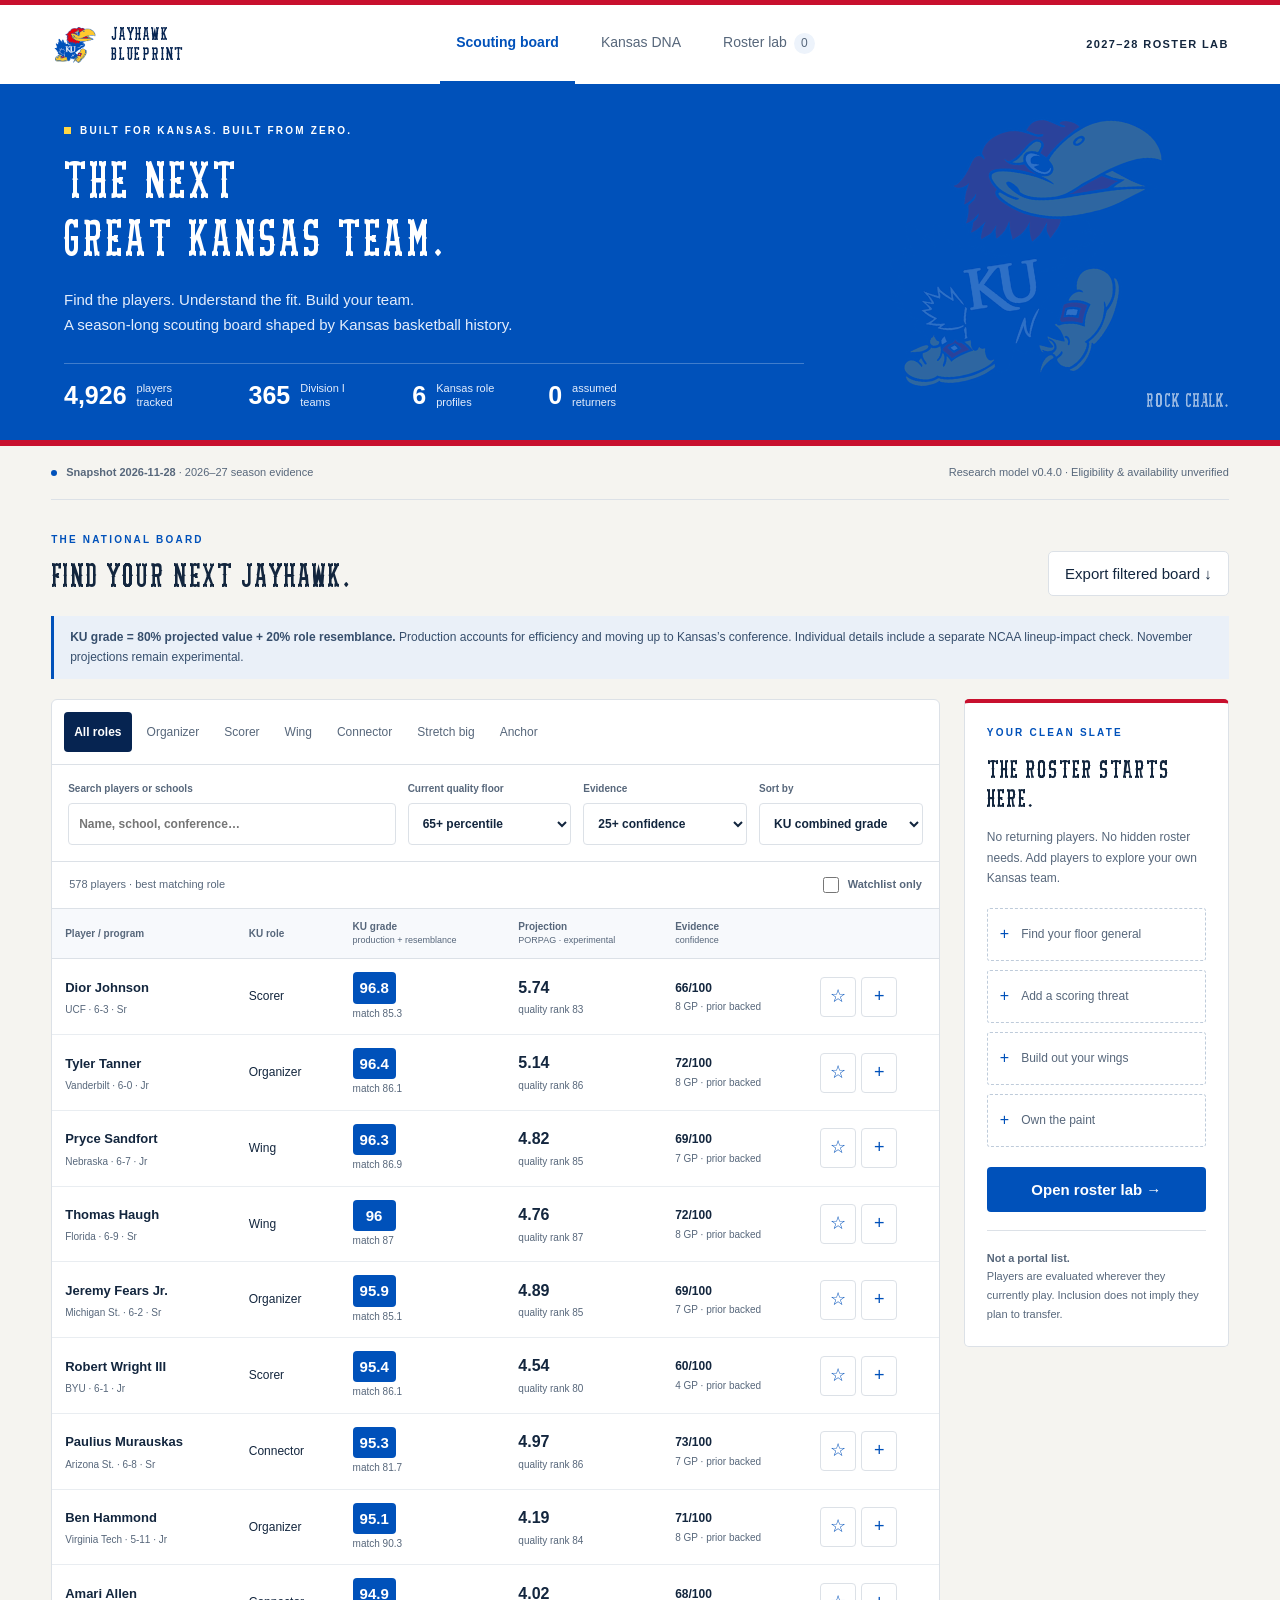
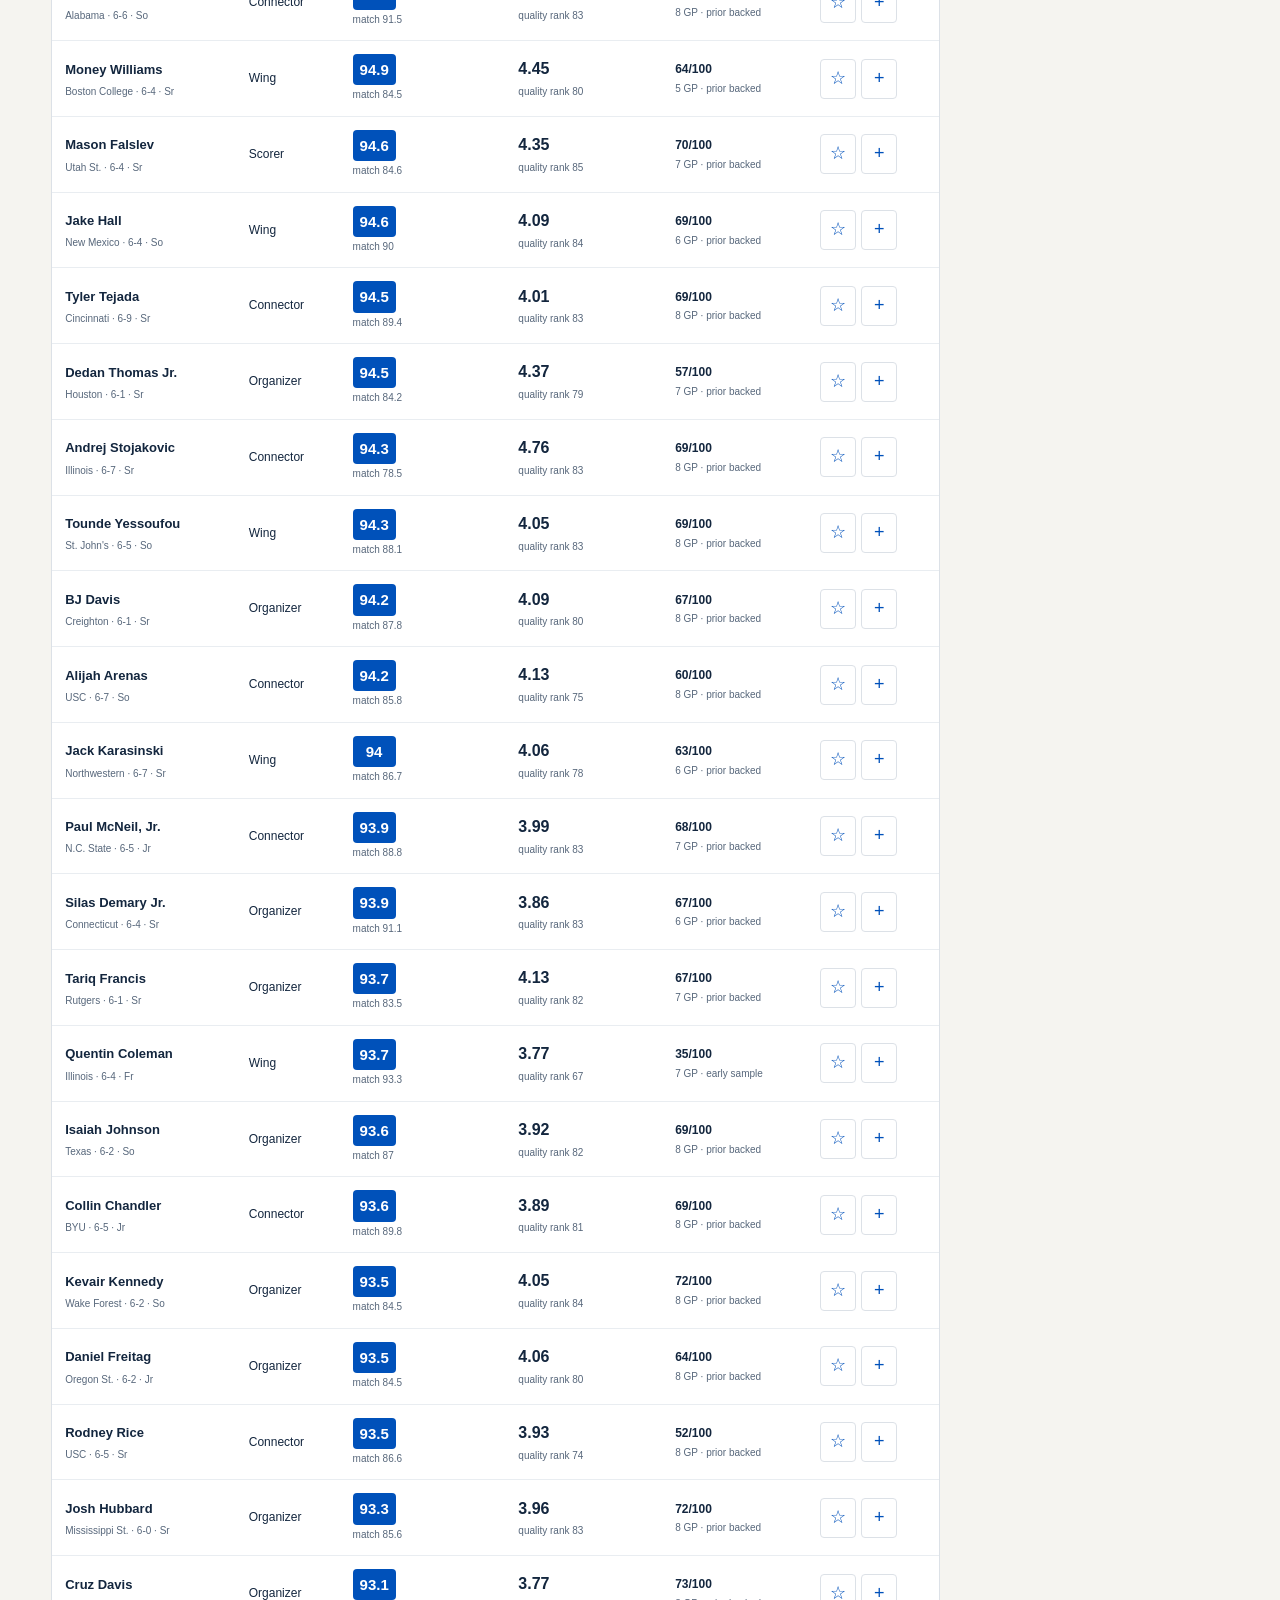
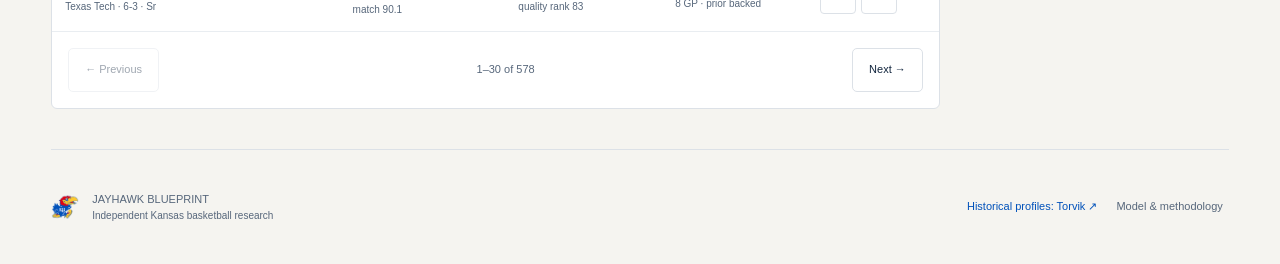
<file: index.html>
<!doctype html>
<html lang="en"><head><meta charset="utf-8"><meta name="viewport" content="width=device-width,initial-scale=1"><meta name="theme-color" content="#0051ba"><title>Jayhawk Blueprint · Kansas Roster Lab</title><meta name="description" content="Build a Kansas basketball roster from scratch. Evaluate college players against historical KU roles, with transparent data and uncertainty."><link rel="icon" href="assets/jayhawk.png"><link rel="stylesheet" href="styles.css"><script defer src="data.js"></script><script defer src="app.js"></script></head>
<body><a class="skip" href="#main">Skip to scouting board</a>
<header class="topbar"><a href="#board" class="brand"><img src="assets/jayhawk.png" alt="Kansas Jayhawk" width="48" height="44"><span>JAYHAWK <b>BLUEPRINT</b></span></a><nav aria-label="Main navigation"><button data-view="board" class="active">Scouting board</button><button data-view="dna">Kansas DNA</button><button data-view="roster">Roster lab <span id="roster-count">0</span></button></nav><span class="season-label">2027–28 ROSTER LAB</span></header>
<section class="hero"><div class="hero-inner"><div class="eyebrow"><span></span> BUILT FOR KANSAS. BUILT FROM ZERO.</div><h1>THE NEXT<br><em>GREAT KANSAS TEAM.</em></h1><p>Find the players. Understand the fit. Build your team.<br>A season-long scouting board shaped by Kansas basketball history.</p><div class="hero-stats"><div><strong id="player-count">—</strong><span>players tracked</span></div><div><strong id="team-count">—</strong><span>Division I teams</span></div><div><strong>6</strong><span>Kansas role profiles</span></div><div><strong>0</strong><span>assumed returners</span></div></div></div><img class="hero-hawk" src="assets/jayhawk.png" alt="" aria-hidden="true"><div class="hero-edge">ROCK CHALK.</div></section>
<main id="main"><div class="statusline"><span><span class="status-dot"></span> <b id="asof"></b> · 2026–27 season evidence</span><span>Research model v0.4.0 · Eligibility & availability unverified</span></div>
<section id="board-view" class="view"><div class="section-heading"><div><div class="eyebrow blue">THE NATIONAL BOARD</div><h2>Find your next Jayhawk.</h2></div><button id="export" class="secondary">Export filtered board ↓</button></div>
<div class="notice"><b>KU grade = 80% projected value + 20% role resemblance.</b> Production accounts for efficiency and moving up to Kansas’s conference. Individual details include a separate NCAA lineup-impact check. November projections remain experimental.</div>
<div class="workspace"><div class="board"><div id="role-tabs" class="role-tabs" aria-label="Filter by Kansas role"></div><div class="filters"><label class="search-label">Search players or schools<input id="search" type="search" placeholder="Name, school, conference…"></label><label>Current quality floor<select id="quality"><option value="0">All players</option><option value="50">50+ percentile</option><option value="65" selected>65+ percentile</option><option value="80">80+ percentile</option></select></label><label>Evidence<select id="evidence"><option value="0">All evidence</option><option value="25" selected>25+ confidence</option><option value="50">50+ confidence</option></select></label><label>Sort by<select id="sort"><option value="grade">KU combined grade</option><option value="fit">KU role resemblance</option><option value="impact">Projected impact · experimental</option><option value="quality">Current player quality</option><option value="confidence">Confidence</option></select></label></div>
<div class="board-meta"><span id="result-count" aria-live="polite"></span><label class="check"><input type="checkbox" id="saved-only"> Watchlist only</label></div><div class="table-scroll"><table><thead><tr><th scope="col">Player / program</th><th scope="col">KU role</th><th scope="col">KU grade <span>production + resemblance</span></th><th scope="col">Projection <span>PORPAG · experimental</span></th><th scope="col">Evidence <span>confidence</span></th><th scope="col"><span class="sr-only">Actions</span></th></tr></thead><tbody id="players"></tbody></table></div><div class="pagination"><button id="previous" class="secondary">← Previous</button><span id="page-label"></span><button id="next" class="secondary">Next →</button></div></div>
<aside class="roster-preview"><div class="eyebrow blue">YOUR CLEAN SLATE</div><h3>The roster starts here.</h3><p>No returning players. No hidden roster needs. Add players to explore your own Kansas team.</p><div id="mini-roster"></div><button data-view="roster" class="primary full">Open roster lab →</button><div class="aside-note"><b>Not a portal list.</b><br>Players are evaluated wherever they currently play. Inclusion does not imply they plan to transfer.</div></aside></div></section>
<section id="dna-view" class="view" hidden><div class="section-heading"><div><div class="eyebrow blue">THE PROGRAM, IN PROFILES</div><h2>Kansas DNA.</h2></div></div><p class="intro">Explore Kansas players across every completed season in our history, including 2024, 2025 and 2026. The six role benchmarks come from the selected 2008, 2012, 2018, 2020 and 2022 teams; historical comparisons use the full KU pool. A player can fit more than one role.</p><div class="notice">These are <b>descriptive historical profiles</b>, not proven causes of winning. Role definitions are transparent rules; benchmark values come from data. 2018 reflects on-court performance, including subsequently vacated results. 2020 is included despite the canceled tournament.</div><article class="outcome-card" id="transfer-outcomes"></article><div class="history-controls"><div><h3>Browse Kansas comparisons.</h3><p id="history-coverage"></p></div><label for="history-season">Comparison seasons<select id="history-season"></select></label></div><div id="profiles" class="profile-grid"></div><article class="outcome-card" id="outcome-validation"></article><details class="method"><summary>How the grades work</summary><div id="method-copy"></div></details></section>
<section id="roster-view" class="view" hidden><div class="section-heading"><div><div class="eyebrow blue">NO RETURNERS. YOUR DECISIONS.</div><h2>Build it from zero.</h2></div><button id="export-roster" class="secondary">Export roster ↓</button></div><p class="intro">Assign each player a role and minutes. Watch the shape of your team emerge. Your roster and watchlist save in this browser.</p><div id="roster-summary" class="roster-summary"></div><div id="roster-list"></div><div class="notice">A complete regulation rotation uses <b>200 player-minutes</b>. Role coverage is descriptive; you do not need every archetype, and this prototype does not predict team wins. Eligibility remains unverified for every player.</div></section>
<footer><img src="assets/jayhawk.png" width="28" height="28" alt=""><span>JAYHAWK BLUEPRINT <small>Independent Kansas basketball research</small></span><a href="https://barttorvik.com/" target="_blank" rel="noopener">Historical profiles: Torvik ↗</a><button data-view="dna">Model & methodology</button></footer></main>
<dialog id="player-dialog" aria-labelledby="detail-name"><div id="detail"></div><button id="close-dialog" aria-label="Close player details" class="close">×</button></dialog><div id="toast" role="status" aria-live="polite"></div>
</body></html>
</file>
<file: styles.css>
@font-face{font-family:Kansas;src:url('assets/kansas-circus.otf') format('opentype');font-display:swap}
:root{--blue:#0051ba;--navy:#062451;--crimson:#c8102e;--ink:#13263e;--muted:#57677b;--paper:#f5f4f0;--line:#dce1e7;--white:#fff;--pale:#edf3fb;--green:#16614c;--amber:#80541d;--display:Kansas,Georgia,serif}
*{box-sizing:border-box}body{margin:0;background:var(--paper);color:var(--ink);font:15px/1.55 -apple-system,BlinkMacSystemFont,'Segoe UI',sans-serif}button,input,select{font:inherit}button,a,input,select{touch-action:manipulation}button{cursor:pointer}a{color:var(--blue)}button{border:0}button:focus-visible,a:focus-visible,input:focus-visible,select:focus-visible,summary:focus-visible{outline:3px solid #e1a900;outline-offset:3px}button{transition:background .15s,color .15s}h1,h2,h3{font-family:var(--display);font-weight:400;line-height:1.12;margin:0;text-transform:uppercase}h2{font-size:34px}h3{font-size:25px}p{margin:14px 0}button.secondary{background:var(--white);border:1px solid var(--line);padding:10px 16px;color:var(--ink);border-radius:5px;min-height:44px}button.secondary:hover{background:var(--pale);border-color:var(--blue)}button.primary{background:var(--blue);color:white;padding:11px 18px;border-radius:4px;min-height:44px;font-weight:650}button.primary:hover{background:var(--navy)}.full{width:100%}.skip{position:absolute;left:12px;top:-80px;background:white;padding:12px;z-index:10}.skip:focus{top:12px}.sr-only{position:absolute;width:1px;height:1px;overflow:hidden;clip:rect(0,0,0,0)}.topbar{display:flex;align-items:center;justify-content:space-between;gap:24px;padding:0 4%;height:84px;background:var(--white);border-top:5px solid var(--crimson)}.brand{display:flex;align-items:center;gap:12px;text-decoration:none;color:var(--navy);font:19px/1.05 var(--display);letter-spacing:.4px}.brand img{object-fit:contain}.brand b{display:block;font-weight:400}.topbar nav{display:flex;align-self:stretch;gap:10px}.topbar nav button{background:none;padding:0 16px;font-size:14px;color:var(--muted);border-bottom:3px solid transparent}.topbar nav button.active{color:var(--blue);border-bottom-color:var(--blue);font-weight:650}.topbar nav button:hover{background:var(--pale)}#roster-count{display:inline-grid;place-items:center;min-width:21px;height:21px;background:var(--pale);border-radius:50%;font-size:12px;margin-left:3px}.season-label{font-size:11px;letter-spacing:1.4px;font-weight:750}.hero{position:relative;overflow:hidden;background:var(--blue);color:white;padding:39px 5% 30px;border-bottom:6px solid var(--crimson)}.hero-inner{position:relative;z-index:1;max-width:1400px;margin:auto}.eyebrow{font-size:10px;font-weight:800;letter-spacing:2.2px;margin-bottom:14px;display:flex;align-items:center;gap:9px}.eyebrow span{width:7px;height:7px;background:#ffd745}.eyebrow.blue{color:var(--blue)}h1{font-size:clamp(34px,4.1vw,62px);letter-spacing:1px;max-width:880px}h1 em{font-style:normal;color:white}.hero p{font-size:15px;line-height:1.65;color:#e3edfc;margin-top:18px}.hero-hawk{position:absolute;right:7%;top:6px;width:320px;height:320px;object-fit:contain;opacity:.18;transform:rotate(-9deg)}.hero-edge{position:absolute;right:4%;bottom:28px;font:20px var(--display);opacity:.6}.hero-stats{display:flex;gap:40px;border-top:1px solid #ffffff40;max-width:740px;margin-top:25px;padding-top:17px}.hero-stats>div{display:flex;gap:10px;align-items:center}.hero-stats strong{font-size:25px;line-height:1.1;font-variant-numeric:tabular-nums;font-weight:650}.hero-stats span{font-size:11px;line-height:1.35;max-width:72px;color:#e3edfc}main{max-width:1560px;margin:auto;padding:0 4%}.statusline{display:flex;justify-content:space-between;gap:14px;padding:18px 0;font-size:11px;color:var(--muted);border-bottom:1px solid var(--line)}.status-dot{display:inline-block;width:6px;height:6px;border-radius:50%;background:var(--blue);margin-right:6px}.section-heading{display:flex;justify-content:space-between;align-items:end;gap:20px;margin:32px 0 20px}.section-heading .eyebrow{margin-bottom:10px}.notice{background:#eaf0f8;border-left:3px solid var(--blue);padding:12px 16px;font-size:12px;color:#364e6c;margin:20px 0;line-height:1.65}.workspace{display:grid;grid-template-columns:minmax(0,1fr) 265px;gap:24px;align-items:start}.board{min-width:0;background:white;border:1px solid var(--line);border-radius:6px;overflow:hidden}.role-tabs{display:flex;padding:12px;gap:5px;flex-wrap:wrap;border-bottom:1px solid var(--line)}.role-tabs button{padding:8px 10px;min-height:40px;background:none;color:var(--muted);font-size:12px;border-radius:4px}.role-tabs button[aria-pressed=true]{color:white;background:var(--navy);font-weight:650}.role-tabs button:hover{background:var(--pale);color:var(--blue)}.filters{display:grid;grid-template-columns:minmax(150px,2fr) repeat(3,1fr);gap:12px;padding:16px;border-bottom:1px solid var(--line)}label{display:flex;flex-direction:column;gap:6px;font-size:10px;font-weight:650;color:var(--muted)}input,select{min-height:42px;min-width:0;border:1px solid var(--line);background:white;border-radius:4px;padding:8px 10px;font-size:12px;color:var(--ink);width:100%}input[type=checkbox]{width:16px;min-height:16px;accent-color:var(--blue)}.check{flex-direction:row;align-items:center;gap:6px;font-size:11px}.board-meta{display:flex;justify-content:space-between;align-items:center;padding:12px 17px;font-size:11px;color:var(--muted)}.table-scroll{overflow-x:auto}table{width:100%;border-collapse:collapse;white-space:nowrap;text-align:left}th{padding:10px 13px;font-size:10px;font-weight:700;color:var(--muted);background:#f7f9fc;border-top:1px solid var(--line);border-bottom:1px solid var(--line)}th span{display:block;font-weight:400;font-size:9px}td{padding:13px;border-bottom:1px solid #e9edf1;font-size:12px}tbody tr:hover{background:#f6f9fd}.player-name{display:block;background:none;padding:0;color:var(--ink);font-weight:700;font-size:13px;text-align:left;min-height:24px}.player-name:hover{color:var(--blue);text-decoration:underline}.player-sub{display:block;font-size:10px;color:var(--muted);margin-top:2px}.fit-pill{background:var(--blue);color:white;display:inline-grid;place-items:center;border-radius:4px;min-width:38px;padding:4px 7px;font-size:17px;font-weight:750;font-variant-numeric:tabular-nums}.score{font-variant-numeric:tabular-nums;font-size:16px;font-weight:650}.evidence{font-size:11px;color:var(--muted)}.evidence b{font-size:12px;color:var(--ink)}.actions{display:flex;gap:5px}.icon-button{width:36px;height:40px;border:1px solid var(--line);border-radius:4px;background:white;color:var(--blue);font-size:18px}.icon-button:hover,.icon-button.selected{background:var(--pale);border-color:var(--blue)}.pagination{display:flex;align-items:center;justify-content:space-between;padding:16px;font-size:11px;color:var(--muted)}button:disabled{opacity:.4;cursor:default}.roster-preview{background:white;border:1px solid var(--line);border-top:4px solid var(--crimson);padding:22px;border-radius:5px}.roster-preview h3{font-size:26px}.roster-preview p{font-size:12px;line-height:1.7;color:var(--muted)}.empty-slot{padding:13px 12px;border:1px dashed #becbda;color:var(--muted);font-size:12px;margin:9px 0;display:flex;gap:12px;align-items:center;border-radius:3px}.empty-slot span{color:var(--blue);font-size:16px}.mini-player{border-bottom:1px solid var(--line);padding:12px 0;font-size:12px}.mini-player small{display:block;color:var(--muted)}#mini-roster{margin:20px 0}.aside-note{border-top:1px solid var(--line);padding-top:18px;margin-top:18px;font-size:11px;color:var(--muted);line-height:1.7}.intro{max-width:850px;color:var(--muted);line-height:1.8}.profile-grid{display:grid;grid-template-columns:repeat(3,1fr);gap:20px}.profile-card{background:white;border:1px solid var(--line);padding:24px;border-top:4px solid var(--blue);border-radius:4px}.profile-card h3{font-size:27px}.profile-card .profile-count{font-size:11px;color:var(--muted);margin:12px 0}.profile-card .comps{font-size:12px;line-height:1.8;color:var(--muted);border-top:1px solid var(--line);padding-top:14px}.bar-row{margin:12px 0;font-size:11px}.bar-label{display:flex;justify-content:space-between;gap:12px}.bar-track{margin-top:5px;background:#e8eef6;height:5px;border-radius:2px}.bar-track i{height:100%;display:block;background:var(--blue);border-radius:2px}.small-warning{color:var(--amber);background:#fff6e9;padding:8px 10px;font-size:11px;margin:12px 0}.method{background:white;border:1px solid var(--line);padding:20px;margin-top:24px}.method summary{cursor:pointer;font-weight:650;min-height:30px}.method p{max-width:1000px;font-size:13px;line-height:1.8}.roster-summary{display:grid;grid-template-columns:repeat(3,1fr);gap:18px;margin:26px 0}.summary-card{background:white;border:1px solid var(--line);padding:22px}.summary-card strong{display:block;color:var(--blue);font-size:32px}.summary-card span{font-size:12px;color:var(--muted)}.roster-row{display:grid;grid-template-columns:2fr 1.2fr 100px 100px 90px;gap:18px;align-items:center;background:white;border:1px solid var(--line);padding:20px;margin:10px 0}.roster-row b{font-size:16px}.roster-row small{display:block;color:var(--muted)}.empty-roster{text-align:center;background:white;border:1px dashed #b6c5d8;padding:60px 24px;margin:25px 0}.empty-roster img{width:90px}.empty-roster p{color:var(--muted)}footer{display:flex;gap:13px;align-items:center;padding:35px 0;margin-top:40px;border-top:1px solid var(--line);font-size:11px;color:var(--muted)}footer small{display:block;font-size:10px}footer a{margin-left:auto;text-decoration:none}footer button{background:none;color:var(--muted);font-size:11px;min-height:44px}dialog{width:min(820px,calc(100% - 28px));max-height:90vh;overflow-y:auto;border:0;border-radius:8px;padding:0;color:var(--ink);box-shadow:0 25px 90px #00112750}dialog::backdrop{background:#051a38a8;backdrop-filter:blur(3px)}.close{position:absolute;right:14px;top:14px;width:40px;height:40px;border-radius:50%;background:#ffffff25;color:white;font-size:27px}.detail-head{background:var(--navy);color:white;padding:30px 64px 28px 30px;border-bottom:4px solid var(--crimson)}.detail-head h2{font-size:35px}.detail-head p{margin-bottom:0;color:#cddcf0;font-size:13px}.detail-body{padding:26px 30px}.detail-scores{display:grid;grid-template-columns:repeat(3,1fr);gap:15px}.detail-scores>div{border:1px solid var(--line);padding:15px}.detail-scores strong{display:block;font-size:28px;color:var(--blue)}.detail-scores span{font-size:11px;color:var(--muted)}.detail-columns{display:grid;grid-template-columns:1fr 1fr;gap:30px;margin-top:25px}.detail-columns h3{font-size:24px;margin-bottom:14px}.comparison{padding:12px 0;border-bottom:1px solid var(--line);font-size:13px}.comparison span{display:block;color:var(--muted);font-size:11px}.detail-actions{display:flex;gap:10px;margin-top:22px}.tiny{font-size:11px;color:var(--muted);line-height:1.7}#toast{position:fixed;bottom:24px;left:50%;transform:translateX(-50%);background:var(--navy);color:white;padding:12px 22px;border-radius:6px;box-shadow:0 4px 20px #0003;z-index:20;opacity:0;pointer-events:none;transition:opacity .2s;font-size:13px}#toast.visible{opacity:1}[hidden]{display:none!important}
@media(min-width:1500px){.hero-inner{max-width:1435px}.hero-hawk{right:12%}}@media(max-width:1150px){.workspace{grid-template-columns:minmax(0,1fr) 230px;gap:16px}.roster-preview{padding:17px}.season-label{display:none}.hero-hawk{right:2%;opacity:.14}.filters{grid-template-columns:repeat(3,1fr)}.search-label{grid-column:1/-1}.hero-stats{gap:24px}.profile-grid{grid-template-columns:repeat(2,1fr)}}@media(max-width:800px){.workspace{grid-template-columns:1fr}.roster-preview{display:none}.topbar{padding:0 20px;gap:14px}.topbar nav{gap:0}.topbar nav button{padding:0 10px;font-size:12px}.brand{font-size:15px}.brand img{width:38px}.hero{padding:30px 5%}.hero-hawk{width:220px;height:220px;right:-35px;top:5px;opacity:.1}.hero-edge{display:none}h1{font-size:39px}.hero-stats{gap:15px;flex-wrap:wrap}.hero-stats>div{flex:1;min-width:110px}.hero-stats strong{font-size:24px}.statusline{flex-direction:column;gap:5px}.section-heading{align-items:start}h2{font-size:29px}.section-heading>.secondary{font-size:11px;padding:8px 11px}.roster-row{grid-template-columns:2fr 1.5fr 80px}.roster-row>div:first-child{grid-column:1/-1}.profile-grid{grid-template-columns:1fr 1fr}.profile-card{padding:18px}.profile-card h3{font-size:23px}}@media(max-width:540px){.topbar{height:auto;flex-wrap:wrap;padding:13px 16px 0;gap:10px}.brand{font-size:17px}.brand img{width:40px}.topbar nav{width:100%;justify-content:space-between}.topbar nav button{height:45px;padding:0 10px}.hero{padding:25px 20px}.eyebrow{font-size:9px;letter-spacing:1.5px}h1{font-size:31px}.hero p{font-size:12px}.hero-stats{row-gap:18px}.hero-stats>div{flex-basis:40%}.hero-stats span{max-width:90px}.statusline{font-size:10px}main{padding:0 16px}.section-heading{flex-direction:column;gap:13px;margin-top:25px}.notice{font-size:11px}.role-tabs{padding:9px;gap:2px}.role-tabs button{font-size:11px;min-height:38px}.filters{gap:8px;padding:12px}.filters label{font-size:9px}.filters input,.filters select{font-size:11px;padding:7px}.profile-grid{grid-template-columns:1fr}.roster-summary{gap:8px}.summary-card{padding:12px}.summary-card strong{font-size:25px}.summary-card span{font-size:10px}.roster-row{grid-template-columns:1fr 1fr;gap:12px;padding:16px}.roster-row label{grid-column:auto}.roster-row label:first-of-type{grid-column:1/-1}.detail-columns{grid-template-columns:1fr;gap:20px}.detail-body{padding:20px}.detail-head{padding:25px 55px 22px 20px}.detail-head h2{font-size:27px}.detail-scores{gap:6px}.detail-scores>div{padding:10px}.detail-scores strong{font-size:24px}.detail-scores span{font-size:10px}.detail-actions{flex-wrap:wrap}footer{flex-wrap:wrap;font-size:10px}footer a{margin-left:0}footer button{margin-left:auto}.pagination{padding:12px}.pagination button{font-size:11px}.table-scroll{max-width:100%}}@media(prefers-reduced-motion:reduce){*{transition:none!important;scroll-behavior:auto!important}}

.table-scroll{position:relative}.fit-pill{font-size:15px;min-width:43px}.hero h1{max-width:900px}
@media(max-width:540px){.table-scroll table,.table-scroll tbody{display:block;white-space:normal}.table-scroll thead{display:none}.table-scroll tr{display:grid;grid-template-columns:repeat(3,1fr);padding:15px 13px;border-top:1px solid var(--line);gap:7px 12px}.table-scroll td{display:block;padding:0;border:0;min-width:0}.table-scroll td:nth-child(1){grid-column:1/3;grid-row:1}.table-scroll td:nth-child(2){grid-column:1/3;grid-row:2;color:var(--muted);font-size:11px}.table-scroll td:nth-child(6){grid-column:3;grid-row:1/3;align-self:start;justify-self:end}.table-scroll td:nth-child(3),.table-scroll td:nth-child(4),.table-scroll td:nth-child(5){grid-row:3;padding-top:7px}.table-scroll td:nth-child(3)::before,.table-scroll td:nth-child(4)::before,.table-scroll td:nth-child(5)::before{display:block;font-size:9px;letter-spacing:.5px;color:var(--muted);margin-bottom:5px;font-weight:650}.table-scroll td:nth-child(3)::before{content:'KU GRADE / 100'}.table-scroll td:nth-child(4)::before{content:'PROJECTED PORPAG'}.table-scroll td:nth-child(5)::before{content:'CONFIDENCE'}.table-scroll .player-name{font-size:14px}.table-scroll .player-sub{font-size:10px}.table-scroll .actions{gap:6px}.table-scroll .icon-button{width:34px;min-height:42px}.table-scroll .fit-pill{font-size:16px;padding:3px 8px}.table-scroll .score{font-size:20px}.table-scroll td[colspan]{grid-column:1/-1}}

.outcome-card{background:#fff;border:1px solid var(--line,#dbe2ec);border-top:4px solid #0051ba;padding:clamp(20px,3vw,36px);margin:24px 0 32px;border-radius:12px}.outcome-card h3,.projection-note h3{margin:8px 0 14px}.outcome-card p,.projection-note p{line-height:1.65}.projection-note{margin:24px 0;padding-bottom:24px;border-bottom:1px solid #dbe2ec}.outcome-card .notice{margin-bottom:0}

.history-controls{display:flex;justify-content:space-between;align-items:center;gap:24px;margin:36px 0 20px}.history-controls p{max-width:720px;margin:12px 0;color:var(--muted);font-size:13px}.history-controls label{display:flex;flex-direction:column;gap:6px;font-size:12px;font-weight:650;min-width:230px}.history-controls select{padding:10px;border:1px solid var(--line);border-radius:5px;background:var(--white);color:var(--ink);min-height:44px;max-width:100%}.history-examples{list-style:none;padding:0;margin:12px 0}.history-examples li{padding:10px 0;border-bottom:1px solid var(--line)}.history-examples span{display:block;font-size:12px;color:var(--muted);margin-top:3px}.comps h4{font-family:var(--display);font-weight:400;font-size:21px;line-height:1.2;margin:14px 0 6px}.comps summary{cursor:pointer;min-height:44px;padding:12px 0}.benchmark-examples{margin-top:8px}.benchmark-examples p{font-size:12px;color:var(--muted)}@media(max-width:600px){.history-controls{flex-direction:column;align-items:stretch;gap:8px}.history-controls label{min-width:0}.history-controls h3{font-size:24px}}

.benchmark-examples summary{cursor:pointer;min-height:44px;padding:10px 0}
@media(max-width:540px){.transfer-table td:nth-child(1),.transfer-table td:nth-child(2){grid-column:1/-1}.transfer-table td:nth-child(3)::before{content:'ACTUAL PORPAG'}.transfer-table td:nth-child(4)::before{content:'FITTED PORPAG'}.transfer-table td:nth-child(5)::before{content:'ACTUAL − FITTED'}}
</file>
